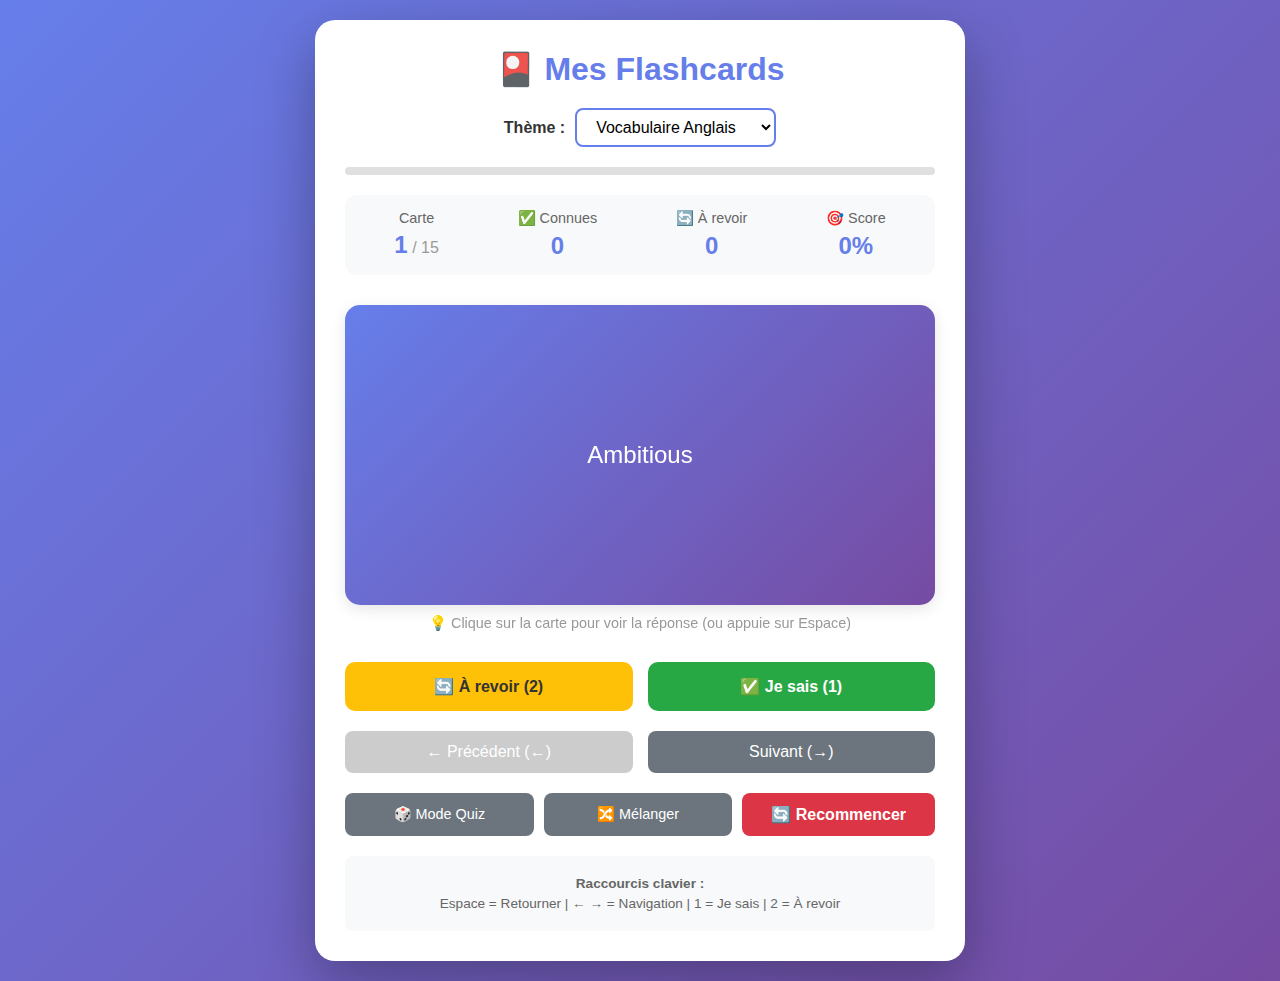
<file: index.html>
<!DOCTYPE html>
<html lang="fr">
<head>
    <meta charset="UTF-8">
    <meta name="viewport" content="width=device-width, initial-scale=1.0">
    <title>Flashcards - Apprendre en s'amusant</title>
    <link rel="stylesheet" href="style.css">
</head>
<body>
    <div class="container">
        <header>
            <h1>🎴 Mes Flashcards</h1>
            <div class="theme-selector">
                <label for="theme">Thème :</label>
                <select id="theme">
                    <option value="english">Vocabulaire Anglais</option>
                    <option value="debate">Arguments de Débat</option>
                    <option value="tech">Termes Techniques</option>
                    <option value="science">Sciences</option>
                    <option value="history">Histoire</option>
                </select>
            </div>
        </header>

        <!-- Barre de progression -->
        <div class="progress-container">
            <div class="progress-bar" id="progress-bar"></div>
        </div>

        <div class="stats">
            <div class="stat">
                <span class="stat-label">Carte</span>
                <span class="stat-value" id="current-card">1</span>
                <span class="stat-total"> / <span id="total-cards">10</span></span>
            </div>
            <div class="stat">
                <span class="stat-label">✅ Connues</span>
                <span class="stat-value" id="known-count">0</span>
            </div>
            <div class="stat">
                <span class="stat-label">🔄 À revoir</span>
                <span class="stat-value" id="review-count">0</span>
            </div>
            <div class="stat">
                <span class="stat-label">🎯 Score</span>
                <span class="stat-value" id="score">0%</span>
            </div>
        </div>

        <div class="card-container">
            <div class="card" id="flashcard">
                <div class="card-inner">
                    <div class="card-front">
                        <p id="question">Clique pour charger une carte</p>
                    </div>
                    <div class="card-back">
                        <p id="answer">Réponse</p>
                    </div>
                </div>
            </div>
            <p class="hint" id="hint">💡 Clique sur la carte pour voir la réponse (ou appuie sur Espace)</p>
        </div>

        <!-- Boutons normaux (Mode Flashcards) -->
        <div class="controls" id="normal-controls">
            <button class="btn btn-review" id="btn-review">🔄 À revoir (2)</button>
            <button class="btn btn-know" id="btn-know">✅ Je sais (1)</button>
        </div>

        <!-- Options de Quiz (cachées par défaut) -->
        <div id="quiz-options" class="quiz-options" style="display: none;">
            <!-- Les boutons seront générés dynamiquement par JavaScript -->
        </div>

        <div class="navigation">
            <button class="btn-nav" id="btn-prev">← Précédent (←)</button>
            <button class="btn-nav" id="btn-next">Suivant (→)</button>
        </div>

        <div class="extra-controls">
            <button class="btn-extra" id="btn-quiz-mode">🎲 Mode Quiz</button>
            <button class="btn-extra" id="btn-shuffle">🔀 Mélanger</button>
            <button class="btn-reset" id="btn-reset">🔄 Recommencer</button>
        </div>

        <div class="shortcuts">
            <p><strong>Raccourcis clavier :</strong></p>
            <p>Espace = Retourner | ← → = Navigation | 1 = Je sais | 2 = À revoir</p>
        </div>
    </div>

    <script src="app.js"></script>
</body>
</html>
</file>
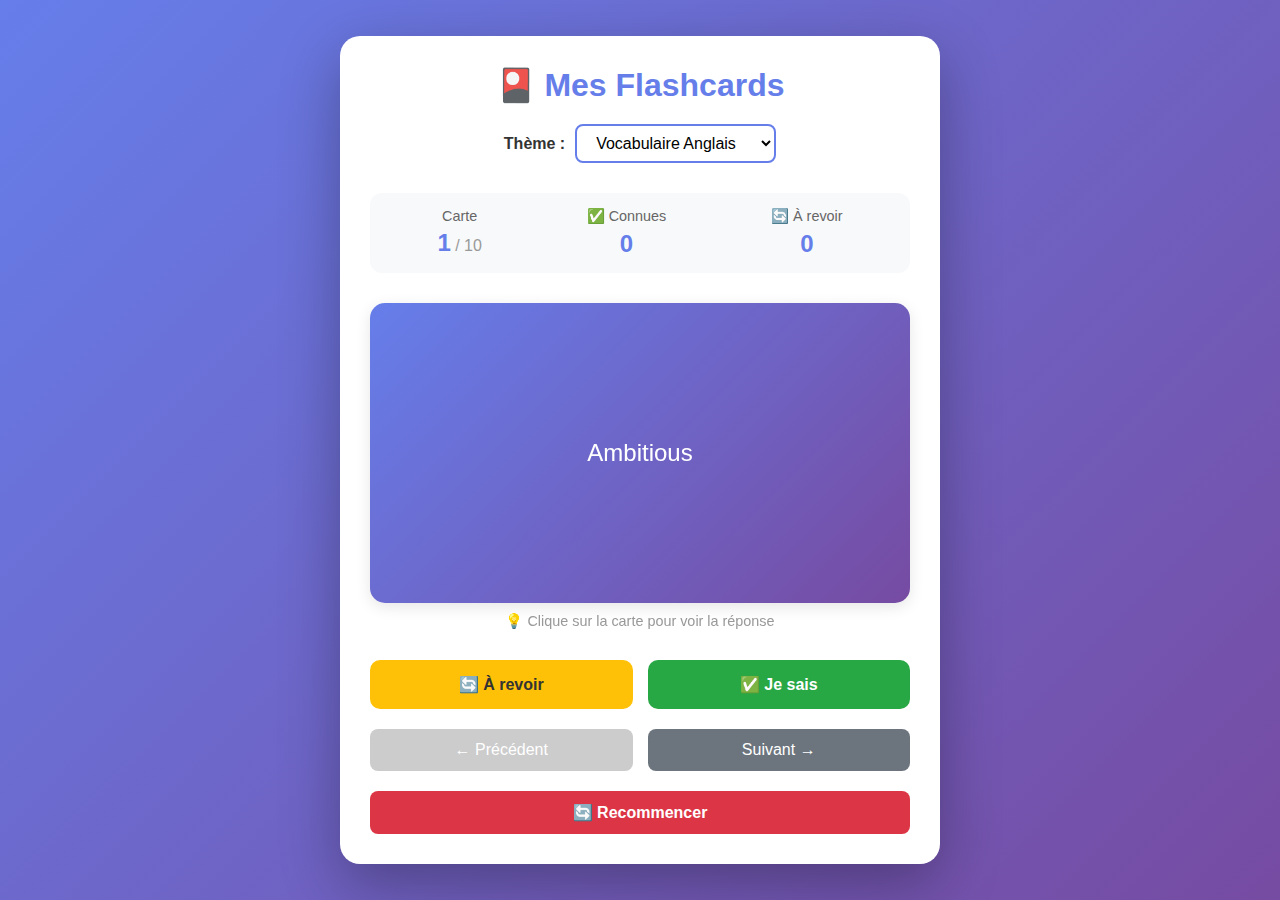
<file: flashcards-game/index.html>
<!DOCTYPE html>
<html lang="fr">
<head>
    <meta charset="UTF-8">
    <meta name="viewport" content="width=device-width, initial-scale=1.0">
    <title>Flashcards - Apprendre en s'amusant</title>
    <link rel="stylesheet" href="style.css">
</head>
<body>
    <div class="container">
        <header>
            <h1>🎴 Mes Flashcards</h1>
            <div class="theme-selector">
                <label for="theme">Thème :</label>
                <select id="theme">
                    <option value="english">Vocabulaire Anglais</option>
                    <option value="debate">Arguments de Débat</option>
                    <option value="tech">Termes Techniques</option>
                </select>
            </div>
        </header>

        <div class="stats">
            <div class="stat">
                <span class="stat-label">Carte</span>
                <span class="stat-value" id="current-card">1</span>
                <span class="stat-total"> / <span id="total-cards">10</span></span>
            </div>
            <div class="stat">
                <span class="stat-label">✅ Connues</span>
                <span class="stat-value" id="known-count">0</span>
            </div>
            <div class="stat">
                <span class="stat-label">🔄 À revoir</span>
                <span class="stat-value" id="review-count">0</span>
            </div>
        </div>

        <div class="card-container">
            <div class="card" id="flashcard">
                <div class="card-inner">
                    <div class="card-front">
                        <p id="question">Clique pour charger une carte</p>
                    </div>
                    <div class="card-back">
                        <p id="answer">Réponse</p>
                    </div>
                </div>
            </div>
            <p class="hint">💡 Clique sur la carte pour voir la réponse</p>
        </div>

        <div class="controls">
            <button class="btn btn-review" id="btn-review">🔄 À revoir</button>
            <button class="btn btn-know" id="btn-know">✅ Je sais</button>
        </div>

        <div class="navigation">
            <button class="btn-nav" id="btn-prev">← Précédent</button>
            <button class="btn-nav" id="btn-next">Suivant →</button>
        </div>

        <button class="btn-reset" id="btn-reset">🔄 Recommencer</button>
    </div>

    <script src="app.js"></script>
</body>
</html>
</file>
<file: style.css>
* {
    margin: 0;
    padding: 0;
    box-sizing: border-box;
}

body {
    font-family: 'Segoe UI', Tahoma, Geneva, Verdana, sans-serif;
    background: linear-gradient(135deg, #667eea 0%, #764ba2 100%);
    min-height: 100vh;
    display: flex;
    justify-content: center;
    align-items: center;
    padding: 20px;
}

.container {
    background: white;
    border-radius: 20px;
    padding: 30px;
    max-width: 650px;
    width: 100%;
    box-shadow: 0 20px 60px rgba(0, 0, 0, 0.3);
}

header {
    text-align: center;
    margin-bottom: 20px;
}

h1 {
    color: #667eea;
    margin-bottom: 20px;
    font-size: 2em;
}

.theme-selector {
    display: flex;
    justify-content: center;
    align-items: center;
    gap: 10px;
}

.theme-selector label {
    font-weight: 600;
    color: #333;
}

.theme-selector select {
    padding: 8px 15px;
    border: 2px solid #667eea;
    border-radius: 8px;
    font-size: 1em;
    cursor: pointer;
    background: white;
}

/* Barre de progression */
.progress-container {
    width: 100%;
    height: 8px;
    background: #e0e0e0;
    border-radius: 10px;
    overflow: hidden;
    margin-bottom: 20px;
}

.progress-bar {
    height: 100%;
    background: linear-gradient(90deg, #667eea 0%, #764ba2 100%);
    width: 0%;
    transition: width 0.3s ease;
}

.stats {
    display: flex;
    justify-content: space-around;
    margin-bottom: 30px;
    padding: 15px;
    background: #f8f9fa;
    border-radius: 12px;
    flex-wrap: wrap;
    gap: 10px;
}

.stat {
    text-align: center;
}

.stat-label {
    display: block;
    font-size: 0.9em;
    color: #666;
    margin-bottom: 5px;
}

.stat-value {
    font-size: 1.5em;
    font-weight: bold;
    color: #667eea;
}

.stat-total {
    color: #999;
}

.card-container {
    perspective: 1000px;
    margin-bottom: 30px;
}

.card {
    width: 100%;
    height: 300px;
    cursor: pointer;
    position: relative;
}

.card-inner {
    width: 100%;
    height: 100%;
    position: relative;
    transform-style: preserve-3d;
    transition: transform 0.6s;
}

.card.flipped .card-inner {
    transform: rotateY(180deg);
}

.card-front,
.card-back {
    position: absolute;
    width: 100%;
    height: 100%;
    backface-visibility: hidden;
    display: flex;
    justify-content: center;
    align-items: center;
    padding: 30px;
    border-radius: 15px;
    box-shadow: 0 4px 15px rgba(0, 0, 0, 0.1);
}

.card-front {
    background: linear-gradient(135deg, #667eea 0%, #764ba2 100%);
    color: white;
}

.card-back {
    background: linear-gradient(135deg, #f093fb 0%, #f5576c 100%);
    color: white;
    transform: rotateY(180deg);
}

.card-front p,
.card-back p {
    font-size: 1.5em;
    text-align: center;
    font-weight: 500;
}

/* Animations */
@keyframes slideIn {
    from {
        opacity: 0;
        transform: translateY(-20px);
    }
    to {
        opacity: 1;
        transform: translateY(0);
    }
}

@keyframes slideOutRight {
    from {
        opacity: 1;
        transform: translateX(0);
    }
    to {
        opacity: 0;
        transform: translateX(100px);
    }
}

@keyframes slideOutLeft {
    from {
        opacity: 1;
        transform: translateX(0);
    }
    to {
        opacity: 0;
        transform: translateX(-100px);
    }
}

@keyframes pulse {
    0%, 100% {
        transform: scale(1);
    }
    50% {
        transform: scale(1.05);
    }
}

@keyframes shake {
    0%, 100% {
        transform: translateX(0);
    }
    25% {
        transform: translateX(-10px);
    }
    75% {
        transform: translateX(10px);
    }
}

.hint {
    text-align: center;
    color: #999;
    font-size: 0.9em;
    margin-top: 10px;
}

.controls {
    display: flex;
    gap: 15px;
    margin-bottom: 20px;
}

.btn {
    flex: 1;
    padding: 15px;
    border: none;
    border-radius: 10px;
    font-size: 1em;
    font-weight: 600;
    cursor: pointer;
    transition: transform 0.2s, box-shadow 0.2s;
}

.btn:hover {
    transform: translateY(-2px);
    box-shadow: 0 5px 15px rgba(0, 0, 0, 0.2);
}

.btn:active {
    transform: translateY(0);
}

.btn-review {
    background: #ffc107;
    color: #333;
}

.btn-know {
    background: #28a745;
    color: white;
}

/* Styles pour le Mode Quiz */
.quiz-options {
    display: grid;
    grid-template-columns: 1fr 1fr;
    gap: 15px;
    margin-bottom: 30px;
}

.quiz-option {
    padding: 20px;
    background: #f8f9fa;
    border: 2px solid #dee2e6;
    border-radius: 10px;
    cursor: pointer;
    font-size: 1em;
    font-weight: 500;
    color: #333;
    transition: all 0.3s ease;
    text-align: left;
}

.quiz-option:hover:not(:disabled) {
    background: #e9ecef;
    border-color: #667eea;
    transform: translateY(-2px);
    box-shadow: 0 4px 10px rgba(0, 0, 0, 0.1);
}

.quiz-option:disabled {
    cursor: not-allowed;
}

.quiz-option.correct {
    background: #d4edda;
    border-color: #28a745;
    color: #155724;
    font-weight: 600;
}

.quiz-option.wrong {
    background: #f8d7da;
    border-color: #dc3545;
    color: #721c24;
    font-weight: 600;
}

.navigation {
    display: flex;
    gap: 15px;
    margin-bottom: 20px;
}

.btn-nav {
    flex: 1;
    padding: 12px;
    background: #6c757d;
    color: white;
    border: none;
    border-radius: 8px;
    cursor: pointer;
    font-size: 1em;
    transition: background 0.3s;
}

.btn-nav:hover {
    background: #5a6268;
}

.btn-nav:disabled {
    background: #ccc;
    cursor: not-allowed;
}

.extra-controls {
    display: flex;
    gap: 10px;
    margin-bottom: 20px;
}

.btn-extra {
    flex: 1;
    padding: 10px;
    background: #6c757d;
    color: white;
    border: none;
    border-radius: 8px;
    cursor: pointer;
    font-size: 0.9em;
    transition: background 0.3s;
}

.btn-extra:hover {
    background: #5a6268;
}

.btn-reset {
    flex: 1;
    padding: 12px;
    background: #dc3545;
    color: white;
    border: none;
    border-radius: 8px;
    cursor: pointer;
    font-size: 1em;
    font-weight: 600;
    transition: background 0.3s;
}

.btn-reset:hover {
    background: #c82333;
}

.shortcuts {
    text-align: center;
    padding: 15px;
    background: #f8f9fa;
    border-radius: 8px;
    font-size: 0.85em;
    color: #666;
}

.shortcuts p {
    margin: 5px 0;
}

/* Responsive */
@media (max-width: 600px) {
    .container {
        padding: 20px;
    }
    
    h1 {
        font-size: 1.5em;
    }
    
    .card {
        height: 250px;
    }
    
    .card-front p,
    .card-back p {
        font-size: 1.2em;
    }
    
    .stats {
        flex-direction: column;
    }
    
    .extra-controls {
        flex-direction: column;
    }
    
    .quiz-options {
        grid-template-columns: 1fr;
    }
    
    .quiz-option {
        padding: 15px;
        font-size: 0.9em;
    }
}
</file>
<file: flashcards-game/style.css>
* {
    margin: 0;
    padding: 0;
    box-sizing: border-box;
}

body {
    font-family: 'Segoe UI', Tahoma, Geneva, Verdana, sans-serif;
    background: linear-gradient(135deg, #667eea 0%, #764ba2 100%);
    min-height: 100vh;
    display: flex;
    justify-content: center;
    align-items: center;
    padding: 20px;
}

.container {
    background: white;
    border-radius: 20px;
    padding: 30px;
    max-width: 600px;
    width: 100%;
    box-shadow: 0 20px 60px rgba(0, 0, 0, 0.3);
}

header {
    text-align: center;
    margin-bottom: 30px;
}

h1 {
    color: #667eea;
    margin-bottom: 20px;
    font-size: 2em;
}

.theme-selector {
    display: flex;
    justify-content: center;
    align-items: center;
    gap: 10px;
}

.theme-selector label {
    font-weight: 600;
    color: #333;
}

.theme-selector select {
    padding: 8px 15px;
    border: 2px solid #667eea;
    border-radius: 8px;
    font-size: 1em;
    cursor: pointer;
    background: white;
}

.stats {
    display: flex;
    justify-content: space-around;
    margin-bottom: 30px;
    padding: 15px;
    background: #f8f9fa;
    border-radius: 12px;
}

.stat {
    text-align: center;
}

.stat-label {
    display: block;
    font-size: 0.9em;
    color: #666;
    margin-bottom: 5px;
}

.stat-value {
    font-size: 1.5em;
    font-weight: bold;
    color: #667eea;
}

.stat-total {
    color: #999;
}

.card-container {
    perspective: 1000px;
    margin-bottom: 30px;
}

.card {
    width: 100%;
    height: 300px;
    cursor: pointer;
    position: relative;
}

.card-inner {
    width: 100%;
    height: 100%;
    position: relative;
    transform-style: preserve-3d;
    transition: transform 0.6s;
}

.card.flipped .card-inner {
    transform: rotateY(180deg);
}

.card-front,
.card-back {
    position: absolute;
    width: 100%;
    height: 100%;
    backface-visibility: hidden;
    display: flex;
    justify-content: center;
    align-items: center;
    padding: 30px;
    border-radius: 15px;
    box-shadow: 0 4px 15px rgba(0, 0, 0, 0.1);
}

.card-front {
    background: linear-gradient(135deg, #667eea 0%, #764ba2 100%);
    color: white;
}

.card-back {
    background: linear-gradient(135deg, #f093fb 0%, #f5576c 100%);
    color: white;
    transform: rotateY(180deg);
}

.card-front p,
.card-back p {
    font-size: 1.5em;
    text-align: center;
    font-weight: 500;
}

.hint {
    text-align: center;
    color: #999;
    font-size: 0.9em;
    margin-top: 10px;
}

.controls {
    display: flex;
    gap: 15px;
    margin-bottom: 20px;
}

.btn {
    flex: 1;
    padding: 15px;
    border: none;
    border-radius: 10px;
    font-size: 1em;
    font-weight: 600;
    cursor: pointer;
    transition: transform 0.2s, box-shadow 0.2s;
}

.btn:hover {
    transform: translateY(-2px);
    box-shadow: 0 5px 15px rgba(0, 0, 0, 0.2);
}

.btn:active {
    transform: translateY(0);
}

.btn-review {
    background: #ffc107;
    color: #333;
}

.btn-know {
    background: #28a745;
    color: white;
}

.navigation {
    display: flex;
    gap: 15px;
    margin-bottom: 20px;
}

.btn-nav {
    flex: 1;
    padding: 12px;
    background: #6c757d;
    color: white;
    border: none;
    border-radius: 8px;
    cursor: pointer;
    font-size: 1em;
    transition: background 0.3s;
}

.btn-nav:hover {
    background: #5a6268;
}

.btn-nav:disabled {
    background: #ccc;
    cursor: not-allowed;
}

.btn-reset {
    width: 100%;
    padding: 12px;
    background: #dc3545;
    color: white;
    border: none;
    border-radius: 8px;
    cursor: pointer;
    font-size: 1em;
    font-weight: 600;
    transition: background 0.3s;
}

.btn-reset:hover {
    background: #c82333;
}

/* Responsive */
@media (max-width: 600px) {
    .container {
        padding: 20px;
    }
    
    h1 {
        font-size: 1.5em;
    }
    
    .card {
        height: 250px;
    }
    
    .card-front p,
    .card-back p {
        font-size: 1.2em;
    }
}
</file>
